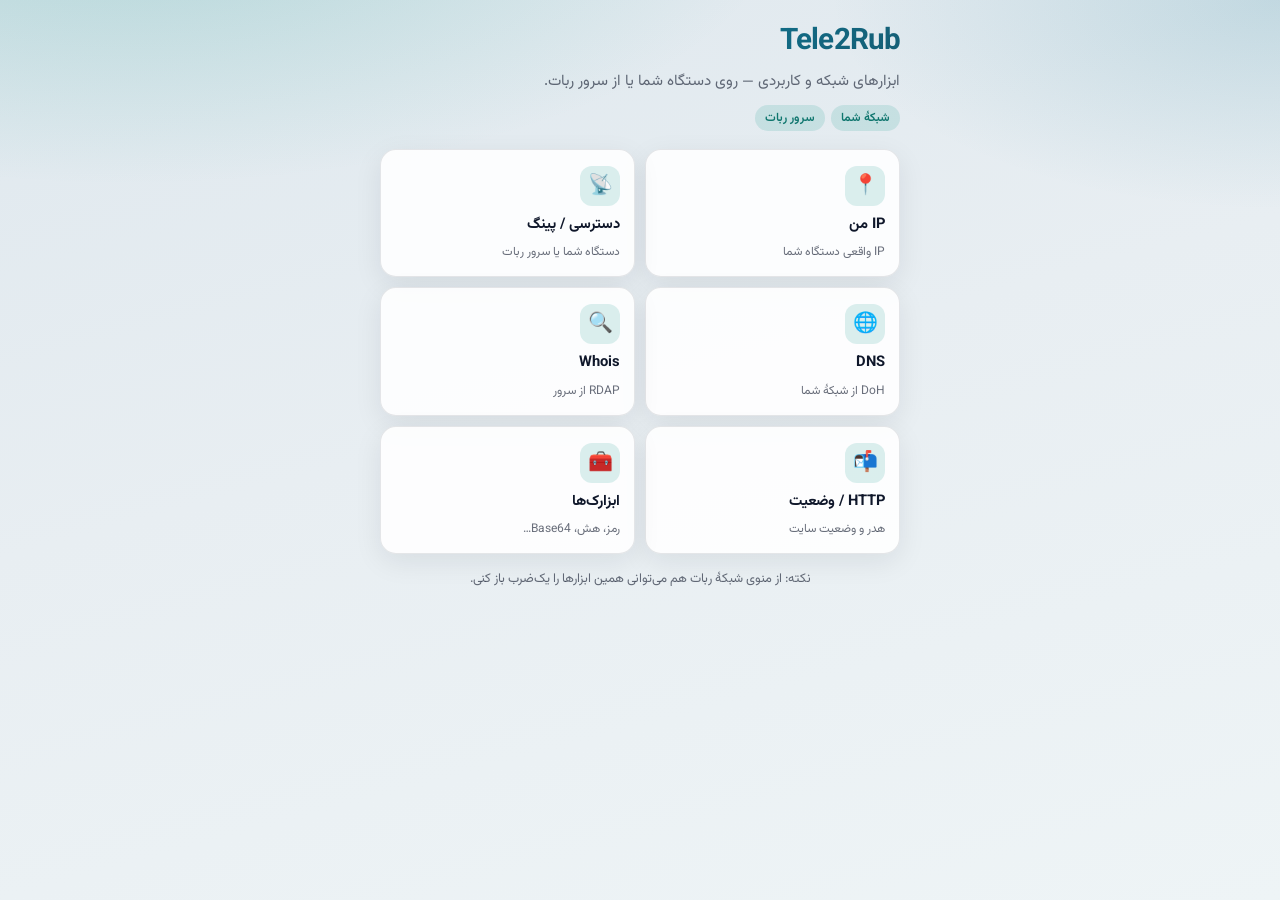
<file: web/miniapp/index.html>
<!DOCTYPE html>
<html lang="fa" dir="rtl">
<head>
  <meta charset="utf-8" />
  <meta name="viewport" content="width=device-width, initial-scale=1, viewport-fit=cover" />
  <title>Tele2Rub</title>
  <script src="https://telegram.org/js/telegram-web-app.js"></script>
  <link rel="stylesheet" href="common.css" />
</head>
<body>
  <div id="app" class="app-shell">
    <section class="hero">
      <h1 class="hero-brand" id="brand">Tele2Rub</h1>
      <p class="hero-sub" id="subtitle"></p>
      <div class="chip-row">
        <span class="chip" id="chip-device"></span>
        <span class="chip" id="chip-server"></span>
      </div>
    </section>
    <nav class="grid" id="nav"></nav>
    <p class="footnote" id="note"></p>
  </div>
  <script src="common.js"></script>
  <script>
    T2R.initApp();
    const en = T2R.lang() === "en";
    document.getElementById("brand").textContent = "Tele2Rub";
    document.getElementById("subtitle").textContent = T2R.t("home_sub");
    document.getElementById("chip-device").textContent = en ? "Your network" : "شبکهٔ شما";
    document.getElementById("chip-server").textContent = en ? "Bot server" : "سرور ربات";
    document.getElementById("note").textContent = en
      ? "Tip: open tools from the Network menu in the bot for one-tap access."
      : "نکته: از منوی شبکهٔ ربات هم می‌توانی همین ابزارها را یک‌ضرب باز کنی.";

    const pages = [
      {
        href: "myip.html",
        icon: "📍",
        fa: "IP من",
        en: "My IP",
        dfa: "IP واقعی دستگاه شما",
        den: "Your real public IP",
      },
      {
        href: "reach.html",
        icon: "📡",
        fa: "دسترسی / پینگ",
        en: "Reach / Ping",
        dfa: "دستگاه شما یا سرور ربات",
        den: "Your device or bot server",
      },
      {
        href: "dns.html",
        icon: "🌐",
        fa: "DNS",
        en: "DNS",
        dfa: "DoH از شبکهٔ شما",
        den: "DoH from your network",
      },
      {
        href: "whois.html",
        icon: "🔍",
        fa: "Whois",
        en: "Whois",
        dfa: "RDAP از سرور",
        den: "RDAP via server",
      },
      {
        href: "headers.html",
        icon: "📬",
        fa: "HTTP / وضعیت",
        en: "HTTP / Status",
        dfa: "هدر و وضعیت سایت",
        den: "Headers & site status",
      },
      {
        href: "utils.html",
        icon: "🧰",
        fa: "ابزارک‌ها",
        en: "Utilities",
        dfa: "رمز، هش، Base64…",
        den: "Password, hash, Base64…",
      },
    ];
    const nav = document.getElementById("nav");
    pages.forEach((p) => {
      const a = document.createElement("a");
      a.className = "tile";
      a.href = p.href;
      a.innerHTML =
        '<span class="icon">' +
        p.icon +
        '</span><span class="label">' +
        (en ? p.en : p.fa) +
        '</span><span class="desc">' +
        (en ? p.den : p.dfa) +
        "</span>";
      nav.appendChild(a);
    });
  </script>
</body>
</html>
</file>
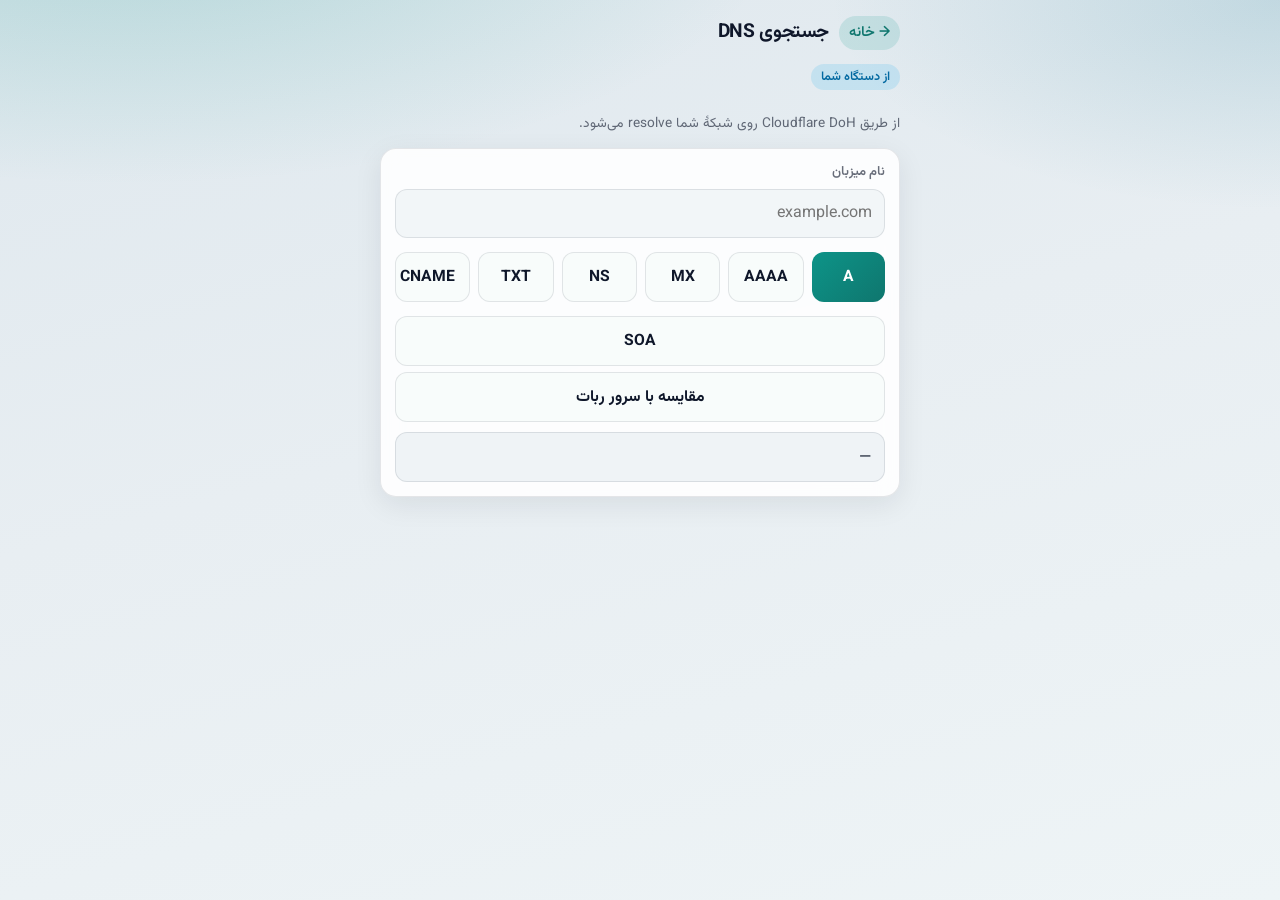
<file: web/miniapp/dns.html>
<!DOCTYPE html>
<html lang="fa" dir="rtl">
<head>
  <meta charset="utf-8" />
  <meta name="viewport" content="width=device-width, initial-scale=1, viewport-fit=cover" />
  <title>DNS</title>
  <script src="https://telegram.org/js/telegram-web-app.js"></script>
  <link rel="stylesheet" href="common.css" />
</head>
<body>
  <div id="app" class="app-shell">
    <div id="hdr"></div>
    <div id="badge-slot"></div>
    <p class="muted" id="hint"></p>
    <div class="card">
      <label class="field" id="lbl-host" for="host"></label>
      <input id="host" type="text" placeholder="example.com" autocomplete="off" />
      <div class="btn-row" id="type-row"></div>
      <button type="button" class="btn secondary" id="btn-server"></button>
      <div id="out" class="result">—</div>
      <div id="copy-wrap"></div>
    </div>
  </div>
  <script src="common.js"></script>
  <script>
    T2R.initApp();
    const en = T2R.lang() === "en";
    T2R.shell(en ? "DNS lookup" : "جستجوی DNS", "index.html");
    document.getElementById("badge-slot").appendChild(T2R.badge("device"));
    document.getElementById("hint").textContent = en
      ? "Resolved via Cloudflare DoH from your network."
      : "از طریق Cloudflare DoH روی شبکهٔ شما resolve می‌شود.";
    document.getElementById("lbl-host").textContent = en ? "Hostname" : "نام میزبان";
    document.getElementById("btn-server").textContent = en
      ? "Compare with bot server"
      : "مقایسه با سرور ربات";

    const types = ["A", "AAAA", "MX", "NS", "TXT", "CNAME", "SOA"];
    const row = document.getElementById("type-row");
    const out = document.getElementById("out");
    const hostEl = document.getElementById("host");
    let lastType = "A";

    types.forEach((type, i) => {
      const b = document.createElement("button");
      b.type = "button";
      b.className = "btn" + (i ? " secondary" : "");
      b.textContent = type;
      b.onclick = () => {
        lastType = type;
        row.querySelectorAll(".btn").forEach((x) => x.classList.add("secondary"));
        b.classList.remove("secondary");
        run(type);
      };
      row.appendChild(b);
    });

    async function formatDoh(name, type) {
      const j = await T2R.dnsQuery(name, type);
      const answers = j.Answer || [];
      if (!answers.length) {
        return (en ? "No " : "بدون ") + type + (en ? " records." : ".");
      }
      return answers
        .map((a) => type + "  TTL=" + a.TTL + "  " + (a.data || a.name || ""))
        .join("\n");
    }

    async function run(type) {
      const name = hostEl.value.trim();
      if (!name) {
        T2R.setResult(out, en ? "Enter a hostname." : "نام میزبان را وارد کنید.", "error");
        return;
      }
      T2R.setResult(out, T2R.t("loading"), "loading");
      try {
        const text = await formatDoh(name, type);
        T2R.setResult(out, text, "ok");
        document.getElementById("copy-wrap").innerHTML = "";
        T2R.addCopyButton(document.getElementById("copy-wrap"), () => out.textContent);
      } catch (e) {
        T2R.setResult(out, T2R.t("error") + ": " + e, "error");
      }
    }

    document.getElementById("btn-server").onclick = async () => {
      const name = hostEl.value.trim();
      if (!name) {
        T2R.setResult(out, en ? "Enter a hostname." : "نام میزبان را وارد کنید.", "error");
        return;
      }
      T2R.setResult(out, T2R.t("loading"), "loading");
      let client = "";
      let server = "";
      try {
        client = await formatDoh(name, lastType);
      } catch (e) {
        client = String(e.message || e);
      }
      try {
        const j = await T2R.miniappApi("dns", { q: name, type: lastType });
        server = j.ok ? j.text : j.error || "?";
      } catch (e) {
        server = T2R.t("api_fail") + "\n" + e;
      }
      const html =
        '<div class="compare-grid">' +
        '<div class="compare-col"><h3>' +
        T2R.t("device") +
        ' (DoH)</h3><pre class="mono">' +
        client.replace(/</g, "&lt;") +
        "</pre></div>" +
        '<div class="compare-col"><h3>' +
        T2R.t("server") +
        '</h3><pre class="mono">' +
        String(server).replace(/</g, "&lt;") +
        "</pre></div></div>";
      T2R.setResultHtml(out, html, "ok");
      document.getElementById("copy-wrap").innerHTML = "";
      T2R.addCopyButton(
        document.getElementById("copy-wrap"),
        () => "DEVICE\n" + client + "\n\nSERVER\n" + server
      );
    };
  </script>
</body>
</html>
</file>
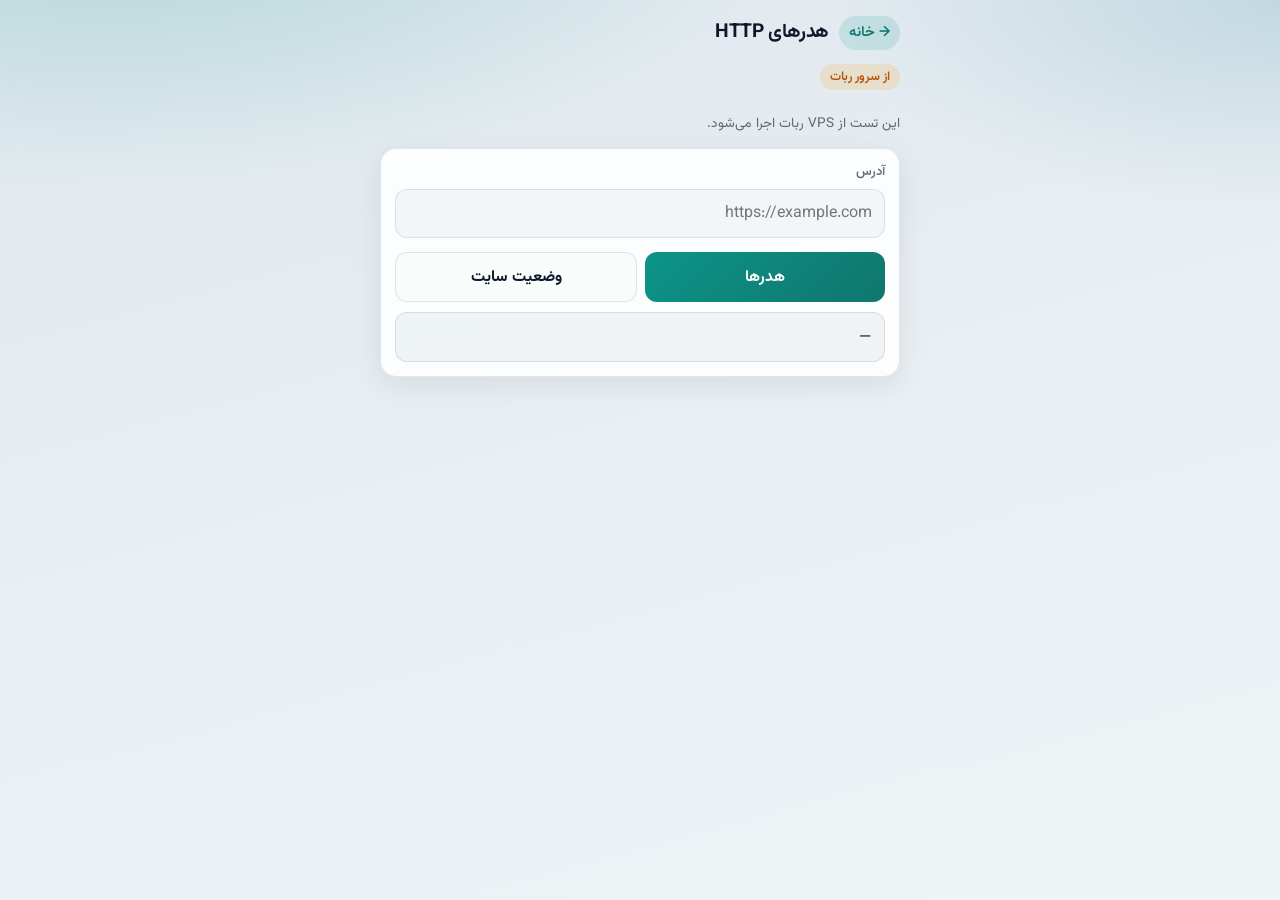
<file: web/miniapp/headers.html>
<!DOCTYPE html>
<html lang="fa" dir="rtl">
<head>
  <meta charset="utf-8" />
  <meta name="viewport" content="width=device-width, initial-scale=1, viewport-fit=cover" />
  <title>HTTP Headers</title>
  <script src="https://telegram.org/js/telegram-web-app.js"></script>
  <link rel="stylesheet" href="common.css" />
</head>
<body>
  <div id="app" class="app-shell">
    <div id="hdr"></div>
    <div id="badge-slot"></div>
    <p class="muted" id="hint"></p>
    <div class="card">
      <label class="field" for="url" id="lbl"></label>
      <input id="url" type="url" placeholder="https://example.com" />
      <div class="btn-row">
        <button type="button" class="btn" id="btn-h"></button>
        <button type="button" class="btn secondary" id="btn-s"></button>
      </div>
      <div id="out" class="result">—</div>
      <div id="copy-wrap"></div>
    </div>
  </div>
  <script src="common.js"></script>
  <script>
    T2R.initApp();
    const en = T2R.lang() === "en";
    T2R.shell(en ? "HTTP Headers" : "هدرهای HTTP", "index.html");
    document.getElementById("badge-slot").appendChild(T2R.badge("server"));
    document.getElementById("hint").textContent = T2R.t("from_vps");
    document.getElementById("lbl").textContent = en ? "URL" : "آدرس";
    document.getElementById("btn-h").textContent = en ? "Headers" : "هدرها";
    document.getElementById("btn-s").textContent = en ? "Site status" : "وضعیت سایت";
    const out = document.getElementById("out");

    async function run(action) {
      const url = document.getElementById("url").value.trim();
      if (!url) {
        T2R.setResult(out, en ? "Enter a URL." : "آدرس را وارد کنید.", "error");
        return;
      }
      T2R.setResult(out, T2R.t("loading"), "loading");
      try {
        const j = await T2R.miniappApi(action, { url });
        T2R.setResult(out, j.ok ? j.text : j.error || "?", j.ok ? "ok" : "error");
        document.getElementById("copy-wrap").innerHTML = "";
        if (j.ok) T2R.addCopyButton(document.getElementById("copy-wrap"), () => out.textContent);
      } catch (e) {
        T2R.setResult(out, T2R.t("api_fail") + "\n" + e, "error");
      }
    }

    document.getElementById("btn-h").onclick = () => run("headers");
    document.getElementById("btn-s").onclick = () => run("status");
  </script>
</body>
</html>
</file>
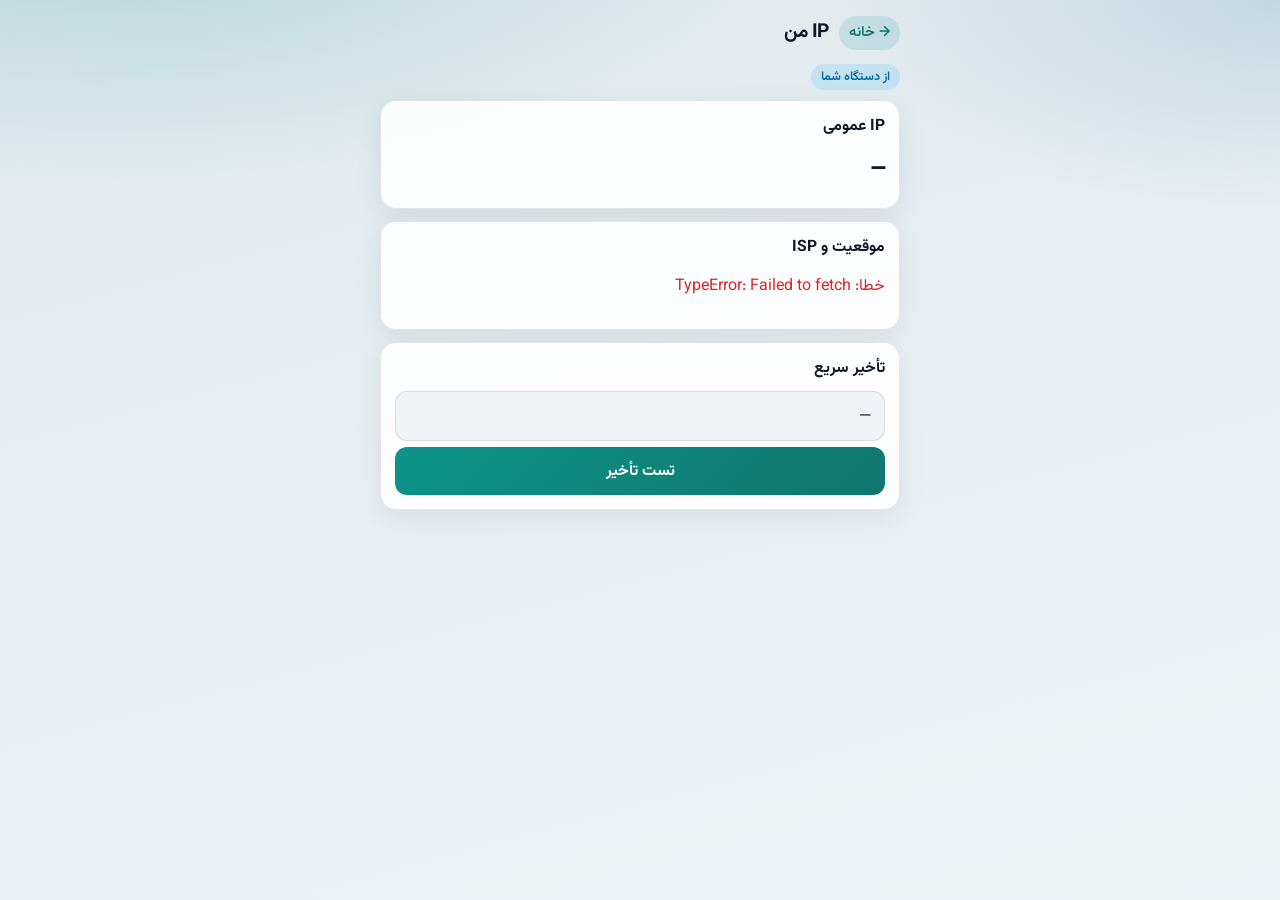
<file: web/miniapp/myip.html>
<!DOCTYPE html>
<html lang="fa" dir="rtl">
<head>
  <meta charset="utf-8" />
  <meta name="viewport" content="width=device-width, initial-scale=1, viewport-fit=cover" />
  <title>My IP</title>
  <script src="https://telegram.org/js/telegram-web-app.js"></script>
  <link rel="stylesheet" href="common.css" />
</head>
<body>
  <div id="app" class="app-shell">
    <div id="hdr"></div>
    <div id="badge-slot"></div>
    <div class="card">
      <h2 id="h-ip"></h2>
      <div class="ip-hero" id="ip-out">…</div>
      <div id="ip-actions" class="btn-row"></div>
    </div>
    <div class="card">
      <h2 id="h-geo"></h2>
      <div id="geo-out"></div>
    </div>
    <div class="card">
      <h2 id="h-ping"></h2>
      <div id="ping-out" class="result">—</div>
      <button type="button" class="btn" id="btn-ping"></button>
    </div>
  </div>
  <script src="common.js"></script>
  <script>
    T2R.initApp();
    const en = T2R.lang() === "en";
    T2R.shell(en ? "My IP" : "IP من", "index.html");
    document.getElementById("badge-slot").appendChild(T2R.badge("device"));
    document.getElementById("h-ip").textContent = en ? "Public IP" : "IP عمومی";
    document.getElementById("h-geo").textContent = en ? "Location & ISP" : "موقعیت و ISP";
    document.getElementById("h-ping").textContent = en ? "Quick latency" : "تأخیر سریع";
    document.getElementById("btn-ping").textContent = en ? "Test latency" : "تست تأخیر";

    const ipOut = document.getElementById("ip-out");
    const geoOut = document.getElementById("geo-out");
    const pingOut = document.getElementById("ping-out");
    const ipActions = document.getElementById("ip-actions");
    let currentIp = "";

    function kv(k, v) {
      return (
        '<div class="kv"><span class="k">' +
        k +
        '</span><span class="v">' +
        (v || "—") +
        "</span></div>"
      );
    }

    async function load() {
      ipOut.textContent = "…";
      geoOut.innerHTML = '<p class="muted">' + T2R.t("loading") + "</p>";
      try {
        currentIp = await T2R.publicIp();
        ipOut.textContent = currentIp;
        ipActions.innerHTML = "";
        T2R.addCopyButton(ipActions, () => currentIp);
        const d = await T2R.ipDetails(currentIp);
        const isp =
          (d.connection && d.connection.isp) || d.isp || "—";
        const asn =
          (d.connection && (d.connection.asn || d.connection.org)) || d.asn || "—";
        geoOut.innerHTML =
          kv(en ? "Country" : "کشور", (d.country || "—") + " " + (d.country_code || "")) +
          kv(en ? "Region" : "استان", d.region || "—") +
          kv(en ? "City" : "شهر", d.city || "—") +
          kv("ISP", isp) +
          kv("ASN", String(asn)) +
          kv(en ? "Timezone" : "منطقه زمانی", (d.timezone && d.timezone.id) || d.timezone || "—") +
          (d.latitude != null
            ? kv("Lat/Lon", d.latitude + ", " + d.longitude)
            : "");
      } catch (e) {
        ipOut.textContent = "—";
        geoOut.innerHTML = '<p class="status-err">' + T2R.t("error") + ": " + e + "</p>";
      }
    }

    document.getElementById("btn-ping").onclick = async () => {
      T2R.setResult(pingOut, T2R.t("loading"), "loading");
      const targets = [
        { name: "Cloudflare", url: "https://1.1.1.1" },
        { name: "Google", url: "https://www.google.com/generate_204" },
      ];
      const lines = [];
      for (const t of targets) {
        try {
          lines.push(t.name + ": ~" + (await T2R.latencyMs(t.url, 10000)) + " ms");
        } catch (e) {
          lines.push(t.name + ": " + (en ? "failed" : "ناموفق"));
        }
      }
      lines.push("");
      lines.push(T2R.t("not_icmp"));
      T2R.setResult(pingOut, lines.join("\n"), "ok");
    };

    load();
  </script>
</body>
</html>
</file>
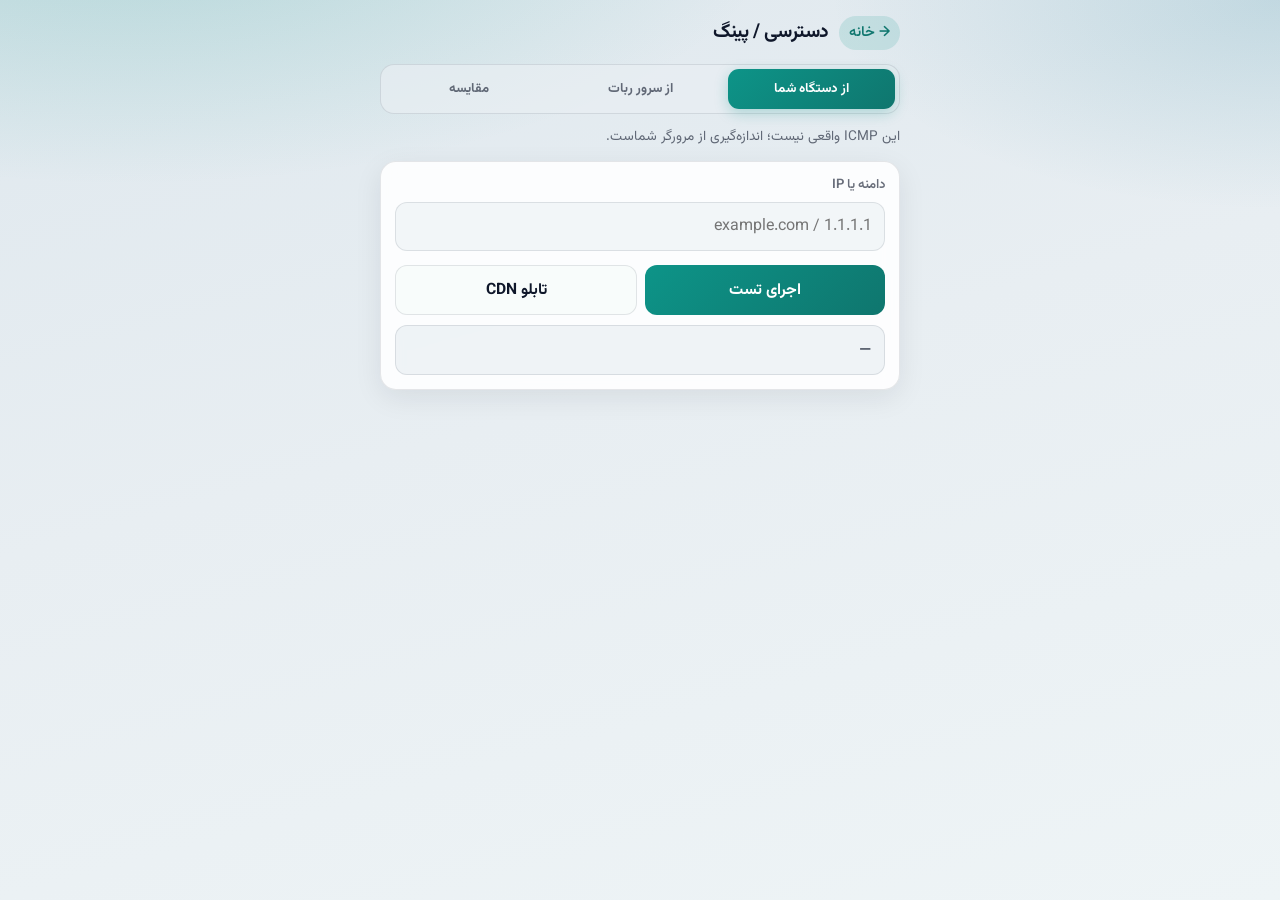
<file: web/miniapp/network.html>
<!DOCTYPE html>
<html lang="fa">
<head>
  <meta charset="utf-8" />
  <meta http-equiv="refresh" content="0; url=reach.html?mode=device" />
  <title>Redirect</title>
  <script>location.replace("reach.html?mode=device");</script>
</head>
<body>
  <p><a href="reach.html?mode=device">Reachability</a></p>
</body>
</html>
</file>
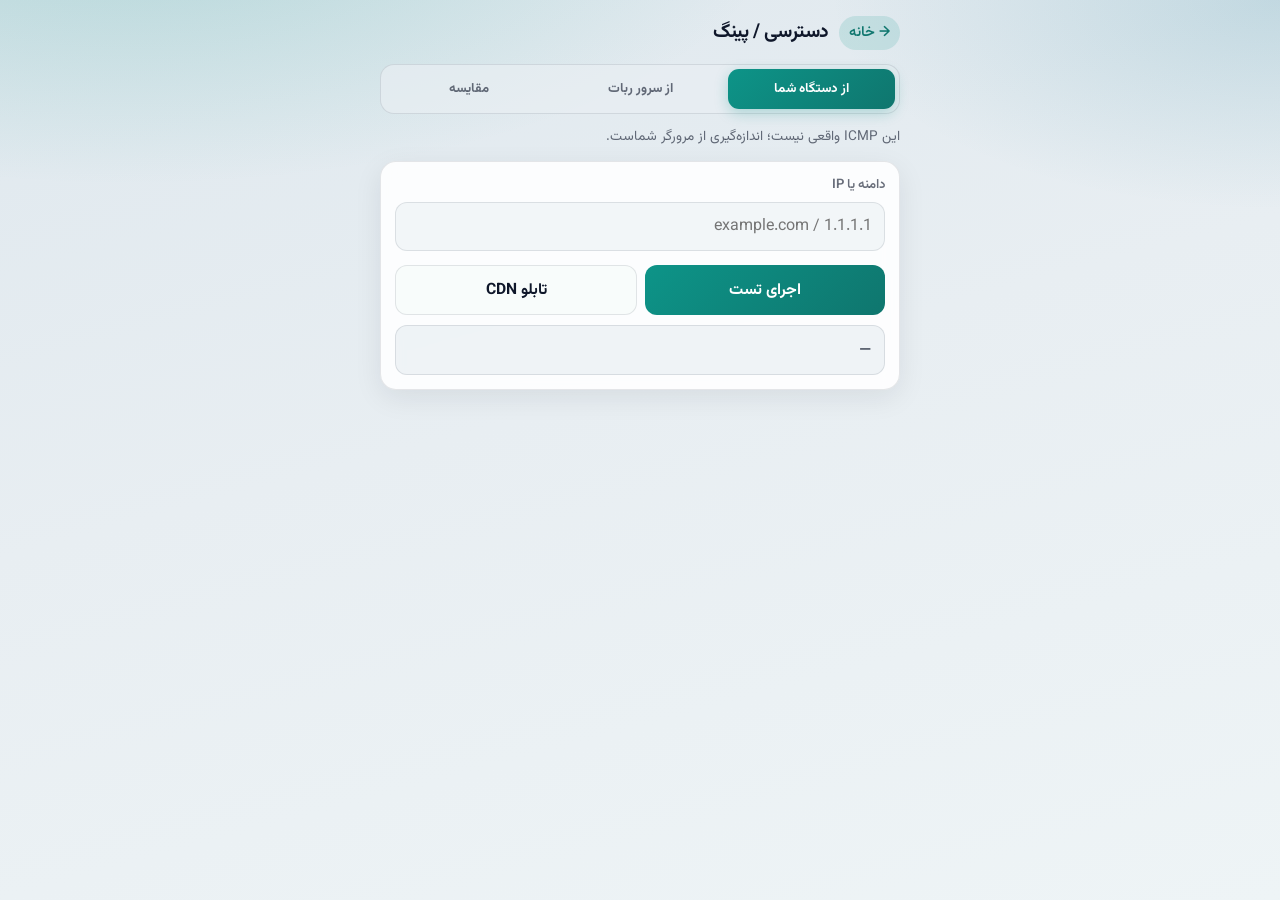
<file: web/miniapp/reach.html>
<!DOCTYPE html>
<html lang="fa" dir="rtl">
<head>
  <meta charset="utf-8" />
  <meta name="viewport" content="width=device-width, initial-scale=1, viewport-fit=cover" />
  <title>Reachability</title>
  <script src="https://telegram.org/js/telegram-web-app.js"></script>
  <link rel="stylesheet" href="common.css" />
</head>
<body>
  <div id="app" class="app-shell">
    <div id="hdr"></div>
    <div id="seg"></div>
    <p class="muted" id="hint"></p>

    <div class="card" id="card-main">
      <label class="field" id="lbl-host" for="host"></label>
      <input id="host" type="text" placeholder="example.com / 1.1.1.1" autocomplete="off" />
      <label class="field" id="lbl-port" for="port"></label>
      <input id="port" type="text" placeholder="443" inputmode="numeric" />
      <div class="btn-row">
        <button type="button" class="btn" id="btn-run"></button>
        <button type="button" class="btn secondary" id="btn-cdn"></button>
      </div>
      <div id="out" class="result" aria-live="polite">—</div>
      <div id="copy-wrap"></div>
    </div>

    <div class="card" id="card-extra">
      <h2 id="extra-title"></h2>
      <div class="tabs" id="tabs">
        <button type="button" class="tab active" data-panel="panel-port"></button>
        <button type="button" class="tab" data-panel="panel-ssl"></button>
      </div>
      <div class="panel active" id="panel-port">
        <input id="port-host" type="text" placeholder="example.com" />
        <input id="port-num" type="text" placeholder="22" inputmode="numeric" />
        <button type="button" class="btn" id="btn-port"></button>
        <div id="port-out" class="result">—</div>
      </div>
      <div class="panel" id="panel-ssl">
        <input id="ssl-host" type="text" placeholder="example.com" />
        <button type="button" class="btn" id="btn-ssl"></button>
        <div id="ssl-out" class="result">—</div>
      </div>
    </div>
  </div>
  <script src="common.js"></script>
  <script>
    T2R.initApp();
    const en = T2R.lang() === "en";
    T2R.shell(en ? "Reach / Ping" : "دسترسی / پینگ", "index.html");

    const hint = document.getElementById("hint");
    const hostEl = document.getElementById("host");
    const portEl = document.getElementById("port");
    const out = document.getElementById("out");
    const copyWrap = document.getElementById("copy-wrap");
    const lblPort = document.getElementById("lbl-port");
    const extra = document.getElementById("card-extra");

    document.getElementById("lbl-host").textContent = en ? "Host or IP" : "دامنه یا IP";
    lblPort.textContent = en ? "Port (server mode)" : "پورت (حالت سرور)";
    document.getElementById("btn-run").textContent = en ? "Run test" : "اجرای تست";
    document.getElementById("btn-cdn").textContent = en ? "CDN board" : "تابلو CDN";
    document.getElementById("extra-title").textContent = en
      ? "Server extras"
      : "ابزارهای سرور";
    document.querySelector('#tabs .tab[data-panel="panel-port"]').textContent = en ? "Port" : "پورت";
    document.querySelector('#tabs .tab[data-panel="panel-ssl"]').textContent = "SSL";
    document.getElementById("btn-port").textContent = en ? "Check port" : "بررسی پورت";
    document.getElementById("btn-ssl").textContent = en ? "Inspect SSL" : "بررسی SSL";

    let mode = "device";
    const params = new URLSearchParams(location.search);
    if (params.get("mode") === "server") mode = "server";
    if (params.get("mode") === "compare") mode = "compare";
    if (params.get("host")) hostEl.value = params.get("host");

    function syncUi() {
      if (mode === "device") {
        hint.textContent = T2R.t("not_icmp");
        lblPort.style.display = "none";
        portEl.style.display = "none";
        extra.style.display = "none";
      } else if (mode === "server") {
        hint.textContent = T2R.t("from_vps");
        lblPort.style.display = "";
        portEl.style.display = "";
        extra.style.display = "";
      } else {
        hint.textContent = en
          ? "Runs browser HTTP RTT and server TCP ping side by side."
          : "RTT مرورگر و پینگ TCP سرور را کنار هم نشان می‌دهد.";
        lblPort.style.display = "";
        portEl.style.display = "";
        extra.style.display = "none";
      }
    }

    T2R.segmented(
      document.getElementById("seg"),
      [
        { id: "device", label: T2R.t("device") },
        { id: "server", label: T2R.t("server") },
        { id: "compare", label: T2R.t("compare") },
      ],
      (id) => {
        mode = id;
        syncUi();
      },
      mode
    );
    syncUi();

    // Tabs for port/ssl
    const tabs = document.querySelectorAll("#tabs .tab");
    tabs.forEach((tab) => {
      tab.onclick = () => {
        tabs.forEach((t) => t.classList.remove("active"));
        tab.classList.add("active");
        document.querySelectorAll("#card-extra .panel").forEach((p) => p.classList.remove("active"));
        document.getElementById(tab.dataset.panel).classList.add("active");
      };
    });

    function formatClient(r) {
      const lines = [
        (en ? "Target" : "هدف") + ": " + r.host,
        (en ? "Avg" : "میانگین") + ": ~" + r.avg + " ms",
        (en ? "Min / Max" : "حداقل / حداکثر") + ": " + r.min + " / " + r.max + " ms",
        (en ? "Samples ok" : "نمونه‌های موفق") + ": " + r.ok + "/" + (r.ok + r.fail),
        "",
        T2R.t("not_icmp"),
      ];
      return lines.join("\n");
    }

    async function runDevice(host) {
      const r = await T2R.clientReach(host, 3, 10000);
      return formatClient(r);
    }

    async function runServer(host, port) {
      const j = await T2R.miniappApi("ping", { host, port: port || "443" });
      if (!j.ok) throw new Error(j.error || T2R.t("error"));
      return j.text + "\n\n" + T2R.t("from_vps");
    }

    async function runCdnBoard() {
      const hosts = [
        { label: "Telegram", url: "https://telegram.org" },
        { label: "Cloudflare", url: "https://1.1.1.1" },
        { label: "Google", url: "https://www.google.com/generate_204" },
        { label: "Quad9", url: "https://9.9.9.9" },
      ];
      const lines = [(en ? "CDN latency (your device)" : "تأخیر CDN (دستگاه شما)")];
      for (const h of hosts) {
        try {
          const ms = await T2R.latencyMs(h.url, 12000);
          lines.push(h.label + ": ~" + ms + " ms");
        } catch (e) {
          lines.push(h.label + ": " + (en ? "fail" : "ناموفق"));
        }
      }
      return lines.join("\n");
    }

    function afterResult(text, ok) {
      T2R.setResult(out, text, ok ? "ok" : "error");
      copyWrap.innerHTML = "";
      if (ok && text) T2R.addCopyButton(copyWrap, () => text);
    }

    document.getElementById("btn-run").onclick = async () => {
      const host = hostEl.value.trim();
      const port = portEl.value.trim() || "443";
      if (!host && mode !== "device") {
        /* allow empty only for cdn via other btn */
      }
      if (!host) {
        afterResult(en ? "Enter a host or IP." : "دامنه یا IP را وارد کنید.", false);
        return;
      }
      T2R.setResult(out, T2R.t("loading"), "loading");
      copyWrap.innerHTML = "";
      try {
        if (mode === "device") {
          afterResult(await runDevice(host), true);
        } else if (mode === "server") {
          afterResult(await runServer(host, port), true);
        } else {
          let clientTxt = "";
          let serverTxt = "";
          let cErr = null;
          let sErr = null;
          try {
            clientTxt = await runDevice(host);
          } catch (e) {
            cErr = String(e.message || e);
          }
          try {
            serverTxt = await runServer(host, port);
          } catch (e) {
            sErr = String(e.message || e);
          }
          const html =
            '<div class="compare-grid">' +
            '<div class="compare-col"><h3>' +
            T2R.t("device") +
            "</h3><pre class=\"mono\">" +
            (clientTxt || cErr || "—").replace(/</g, "&lt;") +
            "</pre></div>" +
            '<div class="compare-col"><h3>' +
            T2R.t("server") +
            "</h3><pre class=\"mono\">" +
            (serverTxt || sErr || "—").replace(/</g, "&lt;") +
            "</pre></div></div>";
          T2R.setResultHtml(out, html, cErr && sErr ? "error" : "ok");
          const plain =
            "DEVICE\n" +
            (clientTxt || cErr) +
            "\n\nSERVER\n" +
            (serverTxt || sErr);
          copyWrap.innerHTML = "";
          T2R.addCopyButton(copyWrap, () => plain);
        }
      } catch (e) {
        afterResult(String(e.message || e), false);
      }
    };

    document.getElementById("btn-cdn").onclick = async () => {
      T2R.setResult(out, T2R.t("loading"), "loading");
      try {
        afterResult(await runCdnBoard(), true);
      } catch (e) {
        afterResult(String(e.message || e), false);
      }
    };

    async function apiRun(action, params, el) {
      T2R.setResult(el, T2R.t("loading"), "loading");
      try {
        const j = await T2R.miniappApi(action, params);
        T2R.setResult(el, j.ok ? j.text : j.error || T2R.t("error"), j.ok ? "ok" : "error");
      } catch (e) {
        T2R.setResult(el, T2R.t("api_fail") + "\n" + e, "error");
      }
    }

    document.getElementById("btn-port").onclick = () =>
      apiRun(
        "port",
        {
          host: document.getElementById("port-host").value || hostEl.value,
          port: document.getElementById("port-num").value,
        },
        document.getElementById("port-out")
      );
    document.getElementById("btn-ssl").onclick = () =>
      apiRun(
        "ssl",
        { host: document.getElementById("ssl-host").value || hostEl.value },
        document.getElementById("ssl-out")
      );
  </script>
</body>
</html>
</file>
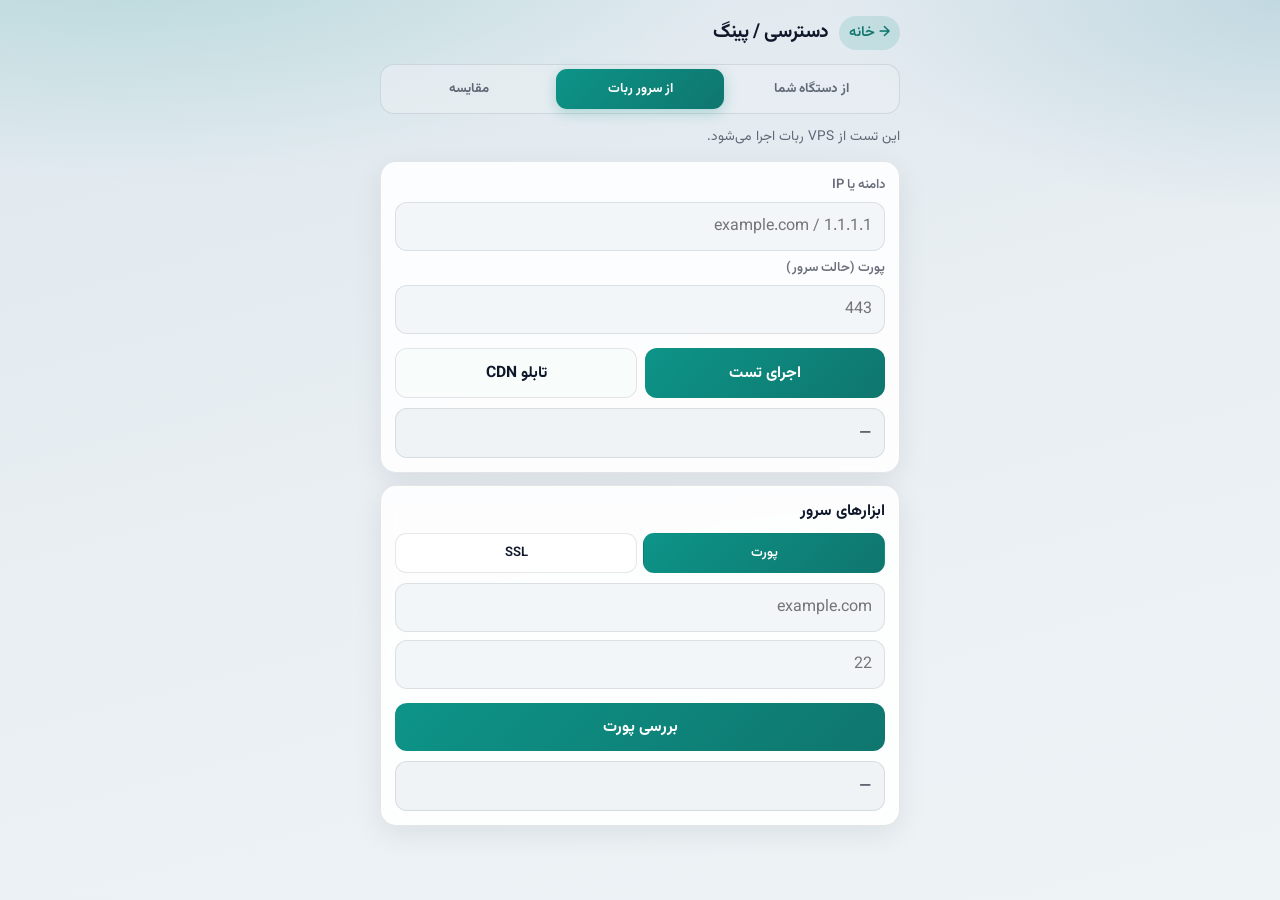
<file: web/miniapp/servertools.html>
<!DOCTYPE html>
<html lang="fa">
<head>
  <meta charset="utf-8" />
  <meta http-equiv="refresh" content="0; url=reach.html?mode=server" />
  <title>Redirect</title>
  <script>location.replace("reach.html?mode=server");</script>
</head>
<body>
  <p><a href="reach.html?mode=server">Server tools</a></p>
</body>
</html>
</file>
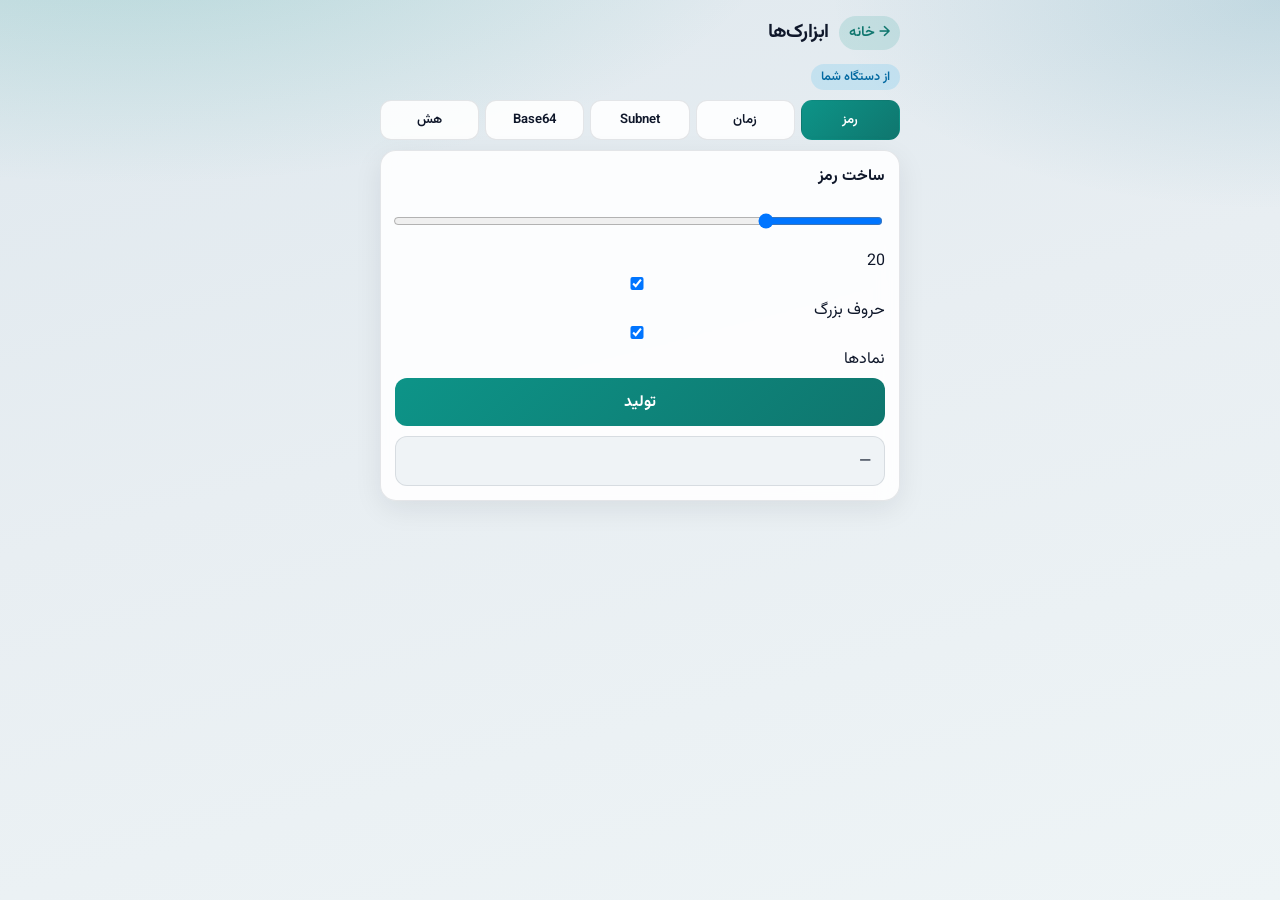
<file: web/miniapp/utils.html>
<!DOCTYPE html>
<html lang="fa" dir="rtl">
<head>
  <meta charset="utf-8" />
  <meta name="viewport" content="width=device-width, initial-scale=1, viewport-fit=cover" />
  <title>Utilities</title>
  <script src="https://telegram.org/js/telegram-web-app.js"></script>
  <link rel="stylesheet" href="common.css" />
</head>
<body>
  <div id="app" class="app-shell">
    <div id="hdr"></div>
    <div id="badge-slot"></div>
    <div class="tabs" id="tabs"></div>

    <div class="card panel active" id="panel-pwd">
      <h2 id="t-pwd"></h2>
      <label><input type="range" id="pwd-len" min="8" max="64" value="20" /> <span id="pwd-len-val">20</span></label>
      <label><input type="checkbox" id="pwd-upper" checked /> <span id="l-upper"></span></label>
      <label><input type="checkbox" id="pwd-sym" checked /> <span id="l-sym"></span></label>
      <button type="button" class="btn" id="btn-pwd"></button>
      <div id="pwd-out" class="result">—</div>
      <div id="pwd-copy"></div>
    </div>

    <div class="card panel" id="panel-ts">
      <h2 id="t-ts"></h2>
      <input id="ts-in" type="text" placeholder="1710000000" />
      <button type="button" class="btn" id="btn-ts"></button>
      <div id="ts-out" class="result">—</div>
    </div>

    <div class="card panel" id="panel-subnet">
      <h2 id="t-sub"></h2>
      <input id="cidr-in" type="text" placeholder="192.168.1.0/24" />
      <button type="button" class="btn" id="btn-sub"></button>
      <div id="sub-out" class="result">—</div>
    </div>

    <div class="card panel" id="panel-b64">
      <h2 id="t-b64"></h2>
      <textarea id="b64-in"></textarea>
      <div class="btn-row">
        <button type="button" class="btn" id="btn-enc"></button>
        <button type="button" class="btn secondary" id="btn-dec"></button>
      </div>
      <div id="b64-out" class="result">—</div>
    </div>

    <div class="card panel" id="panel-hash">
      <h2 id="t-hash"></h2>
      <textarea id="hash-in"></textarea>
      <div class="btn-row">
        <button type="button" class="btn" id="btn-md5"></button>
        <button type="button" class="btn secondary" id="btn-sha"></button>
      </div>
      <div id="hash-out" class="result">—</div>
    </div>
  </div>
  <script src="common.js"></script>
  <script>
    T2R.initApp();
    const en = T2R.lang() === "en";
    T2R.shell(en ? "Utilities" : "ابزارک‌ها", "index.html");
    document.getElementById("badge-slot").appendChild(T2R.badge("device"));

    const tabDefs = [
      { id: "pwd", fa: "رمز", en: "Password" },
      { id: "ts", fa: "زمان", en: "Time" },
      { id: "subnet", fa: "Subnet", en: "Subnet" },
      { id: "b64", fa: "Base64", en: "Base64" },
      { id: "hash", fa: "هش", en: "Hash" },
    ];
    const tabsEl = document.getElementById("tabs");
    const panels = tabDefs.map((td) => document.getElementById("panel-" + td.id));
    tabDefs.forEach((td, i) => {
      const b = document.createElement("button");
      b.type = "button";
      b.className = "tab" + (i === 0 ? " active" : "");
      b.textContent = en ? td.en : td.fa;
      b.onclick = () => {
        tabsEl.querySelectorAll(".tab").forEach((x, j) => x.classList.toggle("active", j === i));
        panels.forEach((p, j) => p.classList.toggle("active", j === i));
      };
      tabsEl.appendChild(b);
    });

    document.getElementById("t-pwd").textContent = en ? "Password generator" : "ساخت رمز";
    document.getElementById("l-upper").textContent = en ? "Uppercase" : "حروف بزرگ";
    document.getElementById("l-sym").textContent = en ? "Symbols" : "نمادها";
    document.getElementById("btn-pwd").textContent = en ? "Generate" : "تولید";
    document.getElementById("t-ts").textContent = en ? "Timestamp" : "تبدیل زمان";
    document.getElementById("btn-ts").textContent = en ? "Convert" : "تبدیل";
    document.getElementById("t-sub").textContent = en ? "Subnet calculator" : "محاسبه Subnet";
    document.getElementById("btn-sub").textContent = en ? "Calculate" : "محاسبه";
    document.getElementById("t-b64").textContent = "Base64";
    document.getElementById("btn-enc").textContent = en ? "Encode" : "Encode";
    document.getElementById("btn-dec").textContent = en ? "Decode" : "Decode";
    document.getElementById("t-hash").textContent = en ? "MD5 / SHA-256" : "MD5 / SHA-256";
    document.getElementById("btn-md5").textContent = "MD5";
    document.getElementById("btn-sha").textContent = "SHA-256";

    const pwdLen = document.getElementById("pwd-len");
    const pwdLenVal = document.getElementById("pwd-len-val");
    pwdLen.oninput = () => (pwdLenVal.textContent = pwdLen.value);

    document.getElementById("btn-pwd").onclick = () => {
      const p = T2R.randomPassword(parseInt(pwdLen.value, 10), {
        upper: document.getElementById("pwd-upper").checked,
        symbols: document.getElementById("pwd-sym").checked,
      });
      T2R.setResult(document.getElementById("pwd-out"), p, "ok");
      const w = document.getElementById("pwd-copy");
      w.innerHTML = "";
      T2R.addCopyButton(w, () => p);
    };

    document.getElementById("btn-ts").onclick = () => {
      const d = T2R.parseTimestampInput(document.getElementById("ts-in").value);
      const el = document.getElementById("ts-out");
      if (!d) {
        T2R.setResult(el, en ? "Invalid input." : "ورودی نامعتبر.", "error");
        return;
      }
      T2R.setResult(
        el,
        "Unix: " + Math.floor(d.getTime() / 1000) + "\nISO: " + d.toISOString() + "\nLocal: " + d.toString(),
        "ok"
      );
    };

    document.getElementById("btn-sub").onclick = () => {
      const r = T2R.parseSubnet(document.getElementById("cidr-in").value);
      const el = document.getElementById("sub-out");
      if (!r) {
        T2R.setResult(el, en ? "Use format 192.168.0.0/24" : "فرمت: 192.168.0.0/24", "error");
        return;
      }
      T2R.setResult(
        el,
        [
          "Network: " + r.network,
          "Mask: " + r.mask,
          "Broadcast: " + r.broadcast,
          "Hosts: " + r.firstHost + " – " + r.lastHost + " (" + r.hosts + ")",
        ].join("\n"),
        "ok"
      );
    };

    document.getElementById("btn-enc").onclick = () => {
      try {
        const t = document.getElementById("b64-in").value;
        T2R.setResult(
          document.getElementById("b64-out"),
          btoa(unescape(encodeURIComponent(t))),
          "ok"
        );
      } catch (e) {
        T2R.setResult(document.getElementById("b64-out"), String(e), "error");
      }
    };
    document.getElementById("btn-dec").onclick = () => {
      try {
        const t = document.getElementById("b64-in").value.trim();
        T2R.setResult(
          document.getElementById("b64-out"),
          decodeURIComponent(escape(atob(t))),
          "ok"
        );
      } catch (e) {
        T2R.setResult(document.getElementById("b64-out"), String(e), "error");
      }
    };

    document.getElementById("btn-md5").onclick = () => {
      try {
        T2R.setResult(
          document.getElementById("hash-out"),
          T2R.md5Hex(document.getElementById("hash-in").value),
          "ok"
        );
      } catch (e) {
        T2R.setResult(document.getElementById("hash-out"), String(e), "error");
      }
    };
    document.getElementById("btn-sha").onclick = async () => {
      const el = document.getElementById("hash-out");
      T2R.setResult(el, T2R.t("loading"), "loading");
      try {
        T2R.setResult(el, await T2R.sha256Hex(document.getElementById("hash-in").value), "ok");
      } catch (e) {
        T2R.setResult(el, String(e), "error");
      }
    };
  </script>
</body>
</html>
</file>
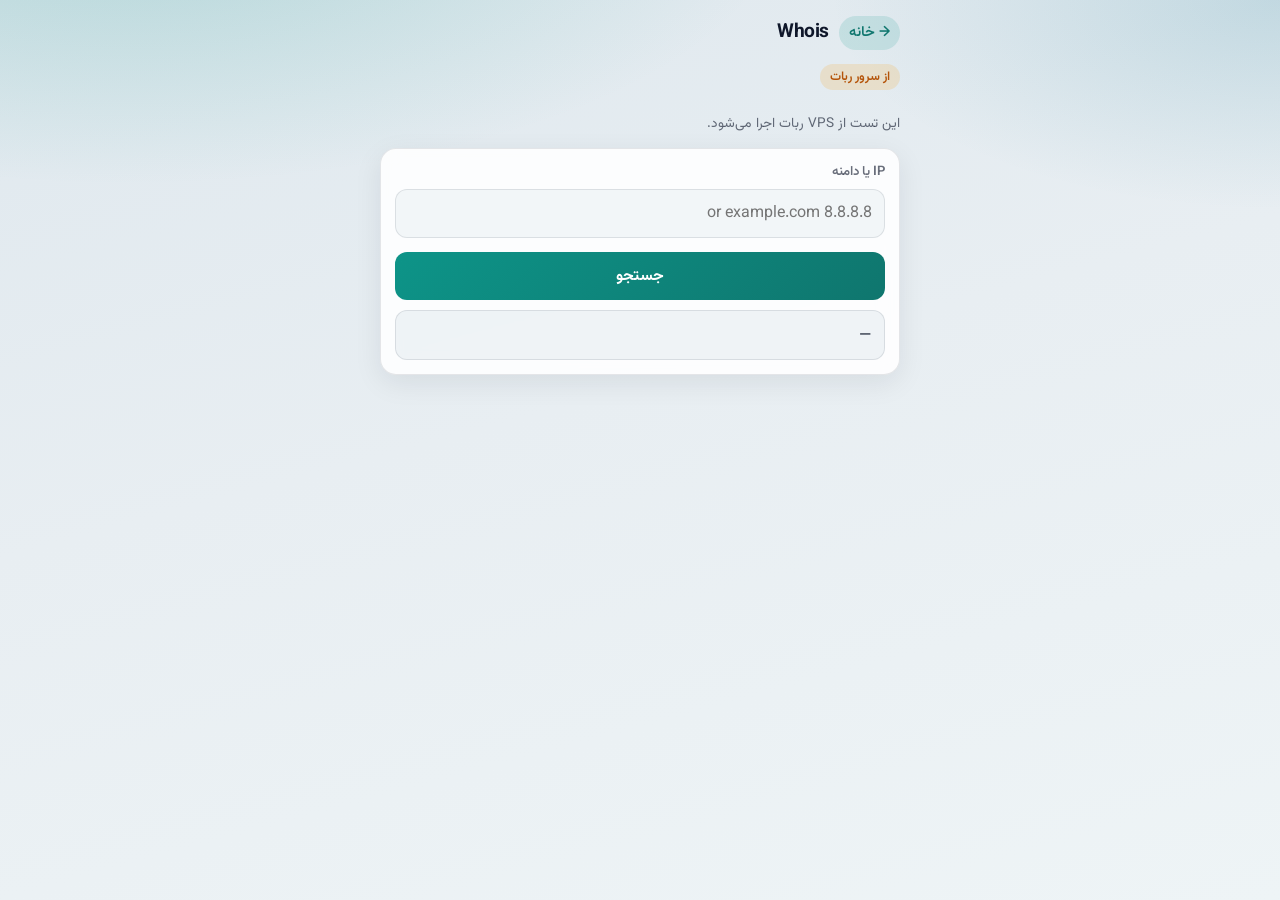
<file: web/miniapp/whois.html>
<!DOCTYPE html>
<html lang="fa" dir="rtl">
<head>
  <meta charset="utf-8" />
  <meta name="viewport" content="width=device-width, initial-scale=1, viewport-fit=cover" />
  <title>Whois</title>
  <script src="https://telegram.org/js/telegram-web-app.js"></script>
  <link rel="stylesheet" href="common.css" />
</head>
<body>
  <div id="app" class="app-shell">
    <div id="hdr"></div>
    <div id="badge-slot"></div>
    <p class="muted" id="hint"></p>
    <div class="card">
      <label class="field" for="q" id="lbl"></label>
      <input id="q" type="text" placeholder="8.8.8.8 or example.com" autocomplete="off" />
      <button type="button" class="btn" id="btn-run"></button>
      <div id="out" class="result">—</div>
      <div id="copy-wrap"></div>
    </div>
  </div>
  <script src="common.js"></script>
  <script>
    T2R.initApp();
    const en = T2R.lang() === "en";
    T2R.shell(en ? "Whois / RDAP" : "Whois", "index.html");
    document.getElementById("badge-slot").appendChild(T2R.badge("server"));
    document.getElementById("hint").textContent = T2R.t("from_vps");
    document.getElementById("lbl").textContent = en ? "IP or domain" : "IP یا دامنه";
    document.getElementById("btn-run").textContent = en ? "Lookup" : "جستجو";
    const out = document.getElementById("out");

    document.getElementById("btn-run").onclick = async () => {
      const q = document.getElementById("q").value.trim();
      if (!q) {
        T2R.setResult(out, en ? "Enter IP or domain." : "IP یا دامنه را وارد کنید.", "error");
        return;
      }
      T2R.setResult(out, T2R.t("loading"), "loading");
      try {
        const j = await T2R.miniappApi("whois", { q });
        T2R.setResult(out, j.ok ? j.text : j.error || "?", j.ok ? "ok" : "error");
        document.getElementById("copy-wrap").innerHTML = "";
        if (j.ok) T2R.addCopyButton(document.getElementById("copy-wrap"), () => out.textContent);
      } catch (e) {
        T2R.setResult(out, T2R.t("api_fail") + "\n" + e, "error");
      }
    };
  </script>
</body>
</html>
</file>
<file: web/miniapp/common.css>
/* Tele2Rub Mini App — slate-teal design system */
@import url("https://fonts.googleapis.com/css2?family=DM+Sans:ital,opsz,wght@0,9..40,400;0,9..40,600;0,9..40,700;1,9..40,400&family=Vazirmatn:wght@400;600;700&display=swap");

:root {
  --brand: #0d9488;
  --brand-deep: #0f766e;
  --brand-soft: rgba(13, 148, 136, 0.14);
  --ink: var(--tg-theme-text-color, #0f172a);
  --muted: color-mix(in srgb, var(--ink) 62%, transparent);
  --surface: var(--tg-theme-secondary-bg-color, rgba(255, 255, 255, 0.88));
  --bg0: var(--tg-theme-bg-color, #e8eef2);
  --line: rgba(15, 23, 42, 0.1);
  --ok: #059669;
  --err: #dc2626;
  --warn: #d97706;
  --radius: 16px;
  --pad: 14px;
  --gap: 12px;
  --shadow: 0 8px 28px rgba(15, 23, 42, 0.08);
  --font: "Vazirmatn", "DM Sans", system-ui, sans-serif;
  --mono: ui-monospace, "Cascadia Code", Consolas, monospace;
}

* { box-sizing: border-box; }

html { min-height: 100%; }

body {
  margin: 0;
  min-height: 100%;
  padding: 16px;
  padding-bottom: calc(20px + env(safe-area-inset-bottom, 0));
  font-family: var(--font);
  color: var(--ink);
  line-height: 1.5;
  background:
    radial-gradient(1200px 500px at 10% -10%, rgba(13, 148, 136, 0.22), transparent 55%),
    radial-gradient(900px 420px at 100% 0%, rgba(14, 116, 144, 0.16), transparent 50%),
    linear-gradient(165deg, #dfe8ee 0%, var(--bg0) 45%, #eef4f6 100%);
  background-attachment: fixed;
}

body.rtl { direction: rtl; font-family: "Vazirmatn", "DM Sans", system-ui, sans-serif; }
body.ltr { direction: ltr; font-family: "DM Sans", "Vazirmatn", system-ui, sans-serif; }

/* Prefer Telegram dark when theme bg is dark */
body.tg-dark {
  background:
    radial-gradient(1000px 480px at 0% 0%, rgba(13, 148, 136, 0.18), transparent 50%),
    radial-gradient(800px 400px at 100% 10%, rgba(56, 189, 248, 0.1), transparent 45%),
    linear-gradient(165deg, #0b1220 0%, var(--bg0) 50%, #111827 100%);
  --line: rgba(255, 255, 255, 0.1);
  --shadow: 0 10px 32px rgba(0, 0, 0, 0.35);
}

.app-shell { max-width: 520px; margin: 0 auto; }

.app-header {
  display: flex;
  align-items: center;
  gap: 10px;
  margin-bottom: 14px;
}

.app-header h1 {
  font-size: 1.2rem;
  font-weight: 700;
  margin: 0;
  flex: 1;
  letter-spacing: -0.02em;
}

.back-link {
  font-size: 0.9rem;
  font-weight: 600;
  color: var(--brand-deep);
  text-decoration: none;
  white-space: nowrap;
  padding: 6px 10px;
  border-radius: 999px;
  background: var(--brand-soft);
}

.hero {
  margin: 4px 0 18px;
  animation: rise 0.45s ease both;
}

.hero-brand {
  font-size: 1.85rem;
  font-weight: 700;
  letter-spacing: -0.03em;
  margin: 0 0 6px;
  background: linear-gradient(120deg, var(--brand-deep), #0e7490 55%, #155e75);
  -webkit-background-clip: text;
  background-clip: text;
  color: transparent;
}

body.tg-dark .hero-brand {
  background: linear-gradient(120deg, #5eead4, #38bdf8);
  -webkit-background-clip: text;
  background-clip: text;
}

.hero-sub {
  margin: 0;
  color: var(--muted);
  font-size: 0.95rem;
  max-width: 28em;
}

.chip-row {
  display: flex;
  flex-wrap: wrap;
  gap: 6px;
  margin-top: 12px;
}

.chip {
  font-size: 0.75rem;
  font-weight: 600;
  padding: 4px 10px;
  border-radius: 999px;
  background: var(--brand-soft);
  color: var(--brand-deep);
}

.card {
  border-radius: var(--radius);
  padding: var(--pad);
  background: var(--surface);
  margin-bottom: var(--gap);
  border: 1px solid var(--line);
  box-shadow: var(--shadow);
  backdrop-filter: blur(10px);
  animation: rise 0.4s ease both;
}

.card h2 {
  font-size: 0.98rem;
  font-weight: 700;
  margin: 0 0 10px;
}

.muted { color: var(--muted); font-size: 0.85rem; }

.badge {
  display: inline-flex;
  align-items: center;
  gap: 6px;
  font-size: 0.78rem;
  font-weight: 600;
  padding: 4px 10px;
  border-radius: 999px;
  margin-bottom: 10px;
}

.badge.device { background: rgba(14, 165, 233, 0.15); color: #0369a1; }
.badge.server { background: rgba(245, 158, 11, 0.16); color: #b45309; }
body.tg-dark .badge.device { color: #7dd3fc; }
body.tg-dark .badge.server { color: #fbbf24; }

pre, .mono, .result-body {
  font-family: var(--mono);
  white-space: pre-wrap;
  word-break: break-word;
  font-size: 0.86rem;
  margin: 0;
}

.result {
  margin-top: 10px;
  border-radius: 12px;
  padding: 12px;
  background: color-mix(in srgb, var(--bg0) 70%, transparent);
  border: 1px solid var(--line);
  min-height: 2.5em;
}

.result.loading { animation: pulse 1.1s ease-in-out infinite; }
.result.error { border-color: color-mix(in srgb, var(--err) 40%, var(--line)); color: var(--err); }
.result.ok { border-color: color-mix(in srgb, var(--ok) 35%, var(--line)); }

label.field {
  display: block;
  font-size: 0.82rem;
  font-weight: 600;
  margin-bottom: 6px;
  color: var(--muted);
}

input, textarea, select {
  width: 100%;
  padding: 11px 12px;
  border-radius: 12px;
  border: 1px solid var(--line);
  background: color-mix(in srgb, var(--bg0) 55%, #fff);
  color: var(--ink);
  font-size: 1rem;
  font-family: inherit;
  margin-bottom: 8px;
}

body.tg-dark input,
body.tg-dark textarea,
body.tg-dark select {
  background: rgba(15, 23, 42, 0.55);
}

textarea { min-height: 88px; resize: vertical; }

input:focus, textarea:focus, select:focus {
  outline: 2px solid color-mix(in srgb, var(--brand) 55%, transparent);
  border-color: var(--brand);
}

.btn {
  display: block;
  width: 100%;
  padding: 12px 14px;
  border: 0;
  border-radius: 12px;
  font-size: 0.98rem;
  font-weight: 700;
  font-family: inherit;
  cursor: pointer;
  background: linear-gradient(135deg, var(--brand), var(--brand-deep));
  color: #fff;
  margin-top: 6px;
  transition: transform 0.15s ease, filter 0.15s ease;
}

.btn:active { transform: scale(0.98); }
.btn:disabled { opacity: 0.55; cursor: wait; }

.btn.secondary {
  background: color-mix(in srgb, var(--surface) 80%, var(--brand-soft));
  color: var(--ink);
  border: 1px solid var(--line);
}

.btn-row {
  display: flex;
  gap: 8px;
  flex-wrap: wrap;
}

.btn-row .btn { flex: 1; min-width: 72px; }

.grid {
  display: grid;
  grid-template-columns: 1fr 1fr;
  gap: 10px;
}

.tile {
  display: flex;
  flex-direction: column;
  align-items: flex-start;
  gap: 8px;
  padding: 16px 14px;
  border-radius: var(--radius);
  background: var(--surface);
  color: var(--ink);
  text-decoration: none;
  border: 1px solid var(--line);
  box-shadow: var(--shadow);
  transition: transform 0.18s ease, border-color 0.18s ease;
  animation: rise 0.45s ease both;
}

.tile:nth-child(1) { animation-delay: 0.02s; }
.tile:nth-child(2) { animation-delay: 0.05s; }
.tile:nth-child(3) { animation-delay: 0.08s; }
.tile:nth-child(4) { animation-delay: 0.11s; }
.tile:nth-child(5) { animation-delay: 0.14s; }
.tile:nth-child(6) { animation-delay: 0.17s; }
.tile:nth-child(7) { animation-delay: 0.2s; }
.tile:nth-child(8) { animation-delay: 0.23s; }

.tile:active { transform: scale(0.98); }
.tile:hover { border-color: color-mix(in srgb, var(--brand) 45%, var(--line)); }

.tile .icon {
  width: 40px;
  height: 40px;
  border-radius: 12px;
  display: grid;
  place-items: center;
  font-size: 1.25rem;
  background: var(--brand-soft);
}

.tile .label { font-size: 0.92rem; font-weight: 700; }
.tile .desc { font-size: 0.75rem; color: var(--muted); line-height: 1.35; }

.status-ok { color: var(--ok); }
.status-err { color: var(--err); }

.segmented {
  display: flex;
  gap: 4px;
  padding: 4px;
  border-radius: 14px;
  background: color-mix(in srgb, var(--bg0) 70%, transparent);
  border: 1px solid var(--line);
  margin-bottom: 12px;
}

.segmented button {
  flex: 1;
  border: 0;
  background: transparent;
  color: var(--muted);
  font-family: inherit;
  font-weight: 700;
  font-size: 0.82rem;
  padding: 10px 8px;
  border-radius: 11px;
  cursor: pointer;
}

.segmented button.active {
  background: linear-gradient(135deg, var(--brand), var(--brand-deep));
  color: #fff;
  box-shadow: 0 4px 14px rgba(13, 148, 136, 0.28);
}

.tabs {
  display: flex;
  gap: 6px;
  margin-bottom: 10px;
  flex-wrap: wrap;
}

.tab {
  flex: 1;
  min-width: 64px;
  padding: 9px 8px;
  border-radius: 11px;
  border: 1px solid var(--line);
  background: var(--surface);
  color: var(--ink);
  font-size: 0.82rem;
  font-weight: 600;
  font-family: inherit;
  cursor: pointer;
  transition: background 0.15s ease, color 0.15s ease;
}

.tab.active {
  background: linear-gradient(135deg, var(--brand), var(--brand-deep));
  color: #fff;
  border-color: transparent;
}

.panel { display: none; }
.panel.active { display: block; }

.kv {
  display: flex;
  justify-content: space-between;
  gap: 12px;
  padding: 8px 0;
  border-bottom: 1px solid var(--line);
  font-size: 0.9rem;
}
.kv:last-child { border-bottom: 0; }
.kv .k { color: var(--muted); font-weight: 600; }
.kv .v { font-weight: 700; text-align: end; word-break: break-word; }

.ip-hero {
  font-size: 1.45rem;
  font-weight: 700;
  letter-spacing: -0.02em;
  font-family: var(--mono);
  margin: 4px 0 10px;
}

.compare-grid {
  display: grid;
  grid-template-columns: 1fr 1fr;
  gap: 8px;
  margin-top: 10px;
}

.compare-col {
  border-radius: 12px;
  padding: 10px;
  border: 1px solid var(--line);
  background: color-mix(in srgb, var(--bg0) 65%, transparent);
  font-size: 0.8rem;
}

.compare-col h3 {
  margin: 0 0 8px;
  font-size: 0.78rem;
  font-weight: 700;
  text-transform: uppercase;
  letter-spacing: 0.04em;
  color: var(--muted);
}

.footnote {
  margin-top: 16px;
  font-size: 0.8rem;
  color: var(--muted);
  text-align: center;
}

@keyframes rise {
  from { opacity: 0; transform: translateY(8px); }
  to { opacity: 1; transform: none; }
}

@keyframes pulse {
  0%, 100% { opacity: 1; }
  50% { opacity: 0.55; }
}

@media (max-width: 360px) {
  .grid { grid-template-columns: 1fr; }
  .compare-grid { grid-template-columns: 1fr; }
}
</file>
